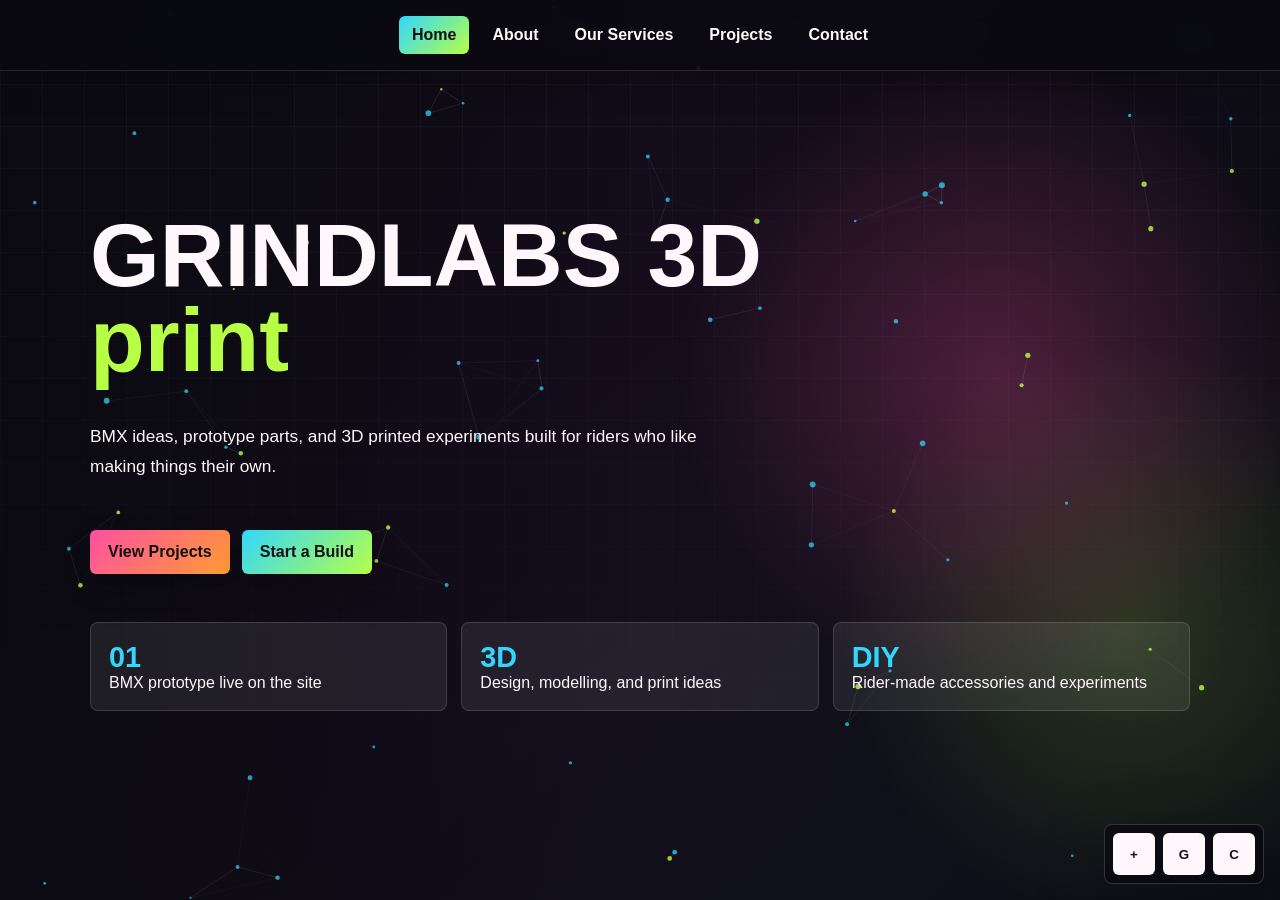
<file: index.html>
<!DOCTYPE html>
<html lang="en">
<head>
  <meta charset="UTF-8">
  <meta name="viewport" content="width=device-width, initial-scale=1.0">
  <title>Home</title>
  <link rel="stylesheet" href="style.css">
  <script src="script.js" defer></script>
</head>
<body class="home-page">
  <nav>
    <a class="active" href="index.html">Home</a>
    <a href="about.html">About</a>
    <a href="services.html">Our Services</a>
    <a href="projects.html">Projects</a>
    <a href="contact.html">Contact</a>
  </nav>

  <main class="hero">
    <h1>GRINDLABS 3D <span data-typewriter>print</span></h1>
    <p>BMX ideas, prototype parts, and 3D printed experiments built for riders who like making things their own.</p>
    <div class="hero-actions">
      <a class="button-link" href="projects.html">View Projects</a>
      <a class="button-link secondary" href="contact.html">Start a Build</a>
    </div>
    <section class="quick-stats" aria-label="GRINDLABS 3D highlights">
      <div class="stat">
        <strong>01</strong>
        BMX prototype live on the site
      </div>
      <div class="stat">
        <strong>3D</strong>
        Design, modelling, and print ideas
      </div>
      <div class="stat">
        <strong>DIY</strong>
        Rider-made accessories and experiments
      </div>
    </section>
  </main>
</body>
</html>
</file>
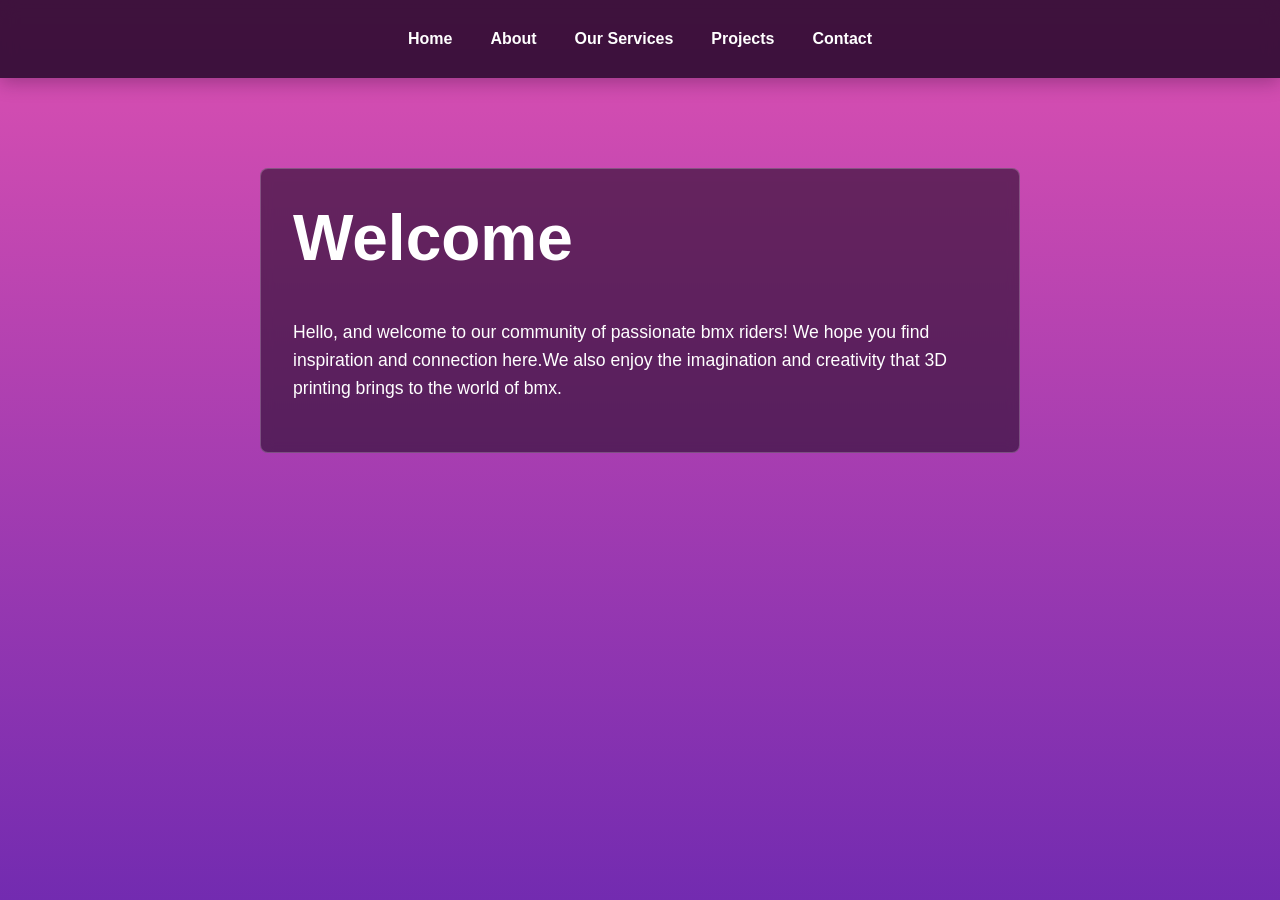
<file: GrindLab 3D/index.html>
<!DOCTYPE html>
<html lang="en">
<head>
  <meta charset="UTF-8">
  <meta name="viewport" content="width=device-width, initial-scale=1.0">
  <title>Home</title>
  <link rel="stylesheet" href="style.css">
</head>
<body class="home-page">
  <nav>
    <a href="home.html">Home</a>
    <a href="about.html">About</a>
    <a href="services.html">Our Services</a>
    <a href="projects.html">Projects</a>
    <a href="contact.html">Contact</a>
  </nav>

  <main class="page-content">
    <h1>Welcome</h1>
    <p>Hello, and welcome to our community of passionate bmx riders! We hope you find inspiration and connection here.We also enjoy the imagination and creativity that 3D printing brings to the world of bmx.</p>
  </main>
</body>
</html>
</file>
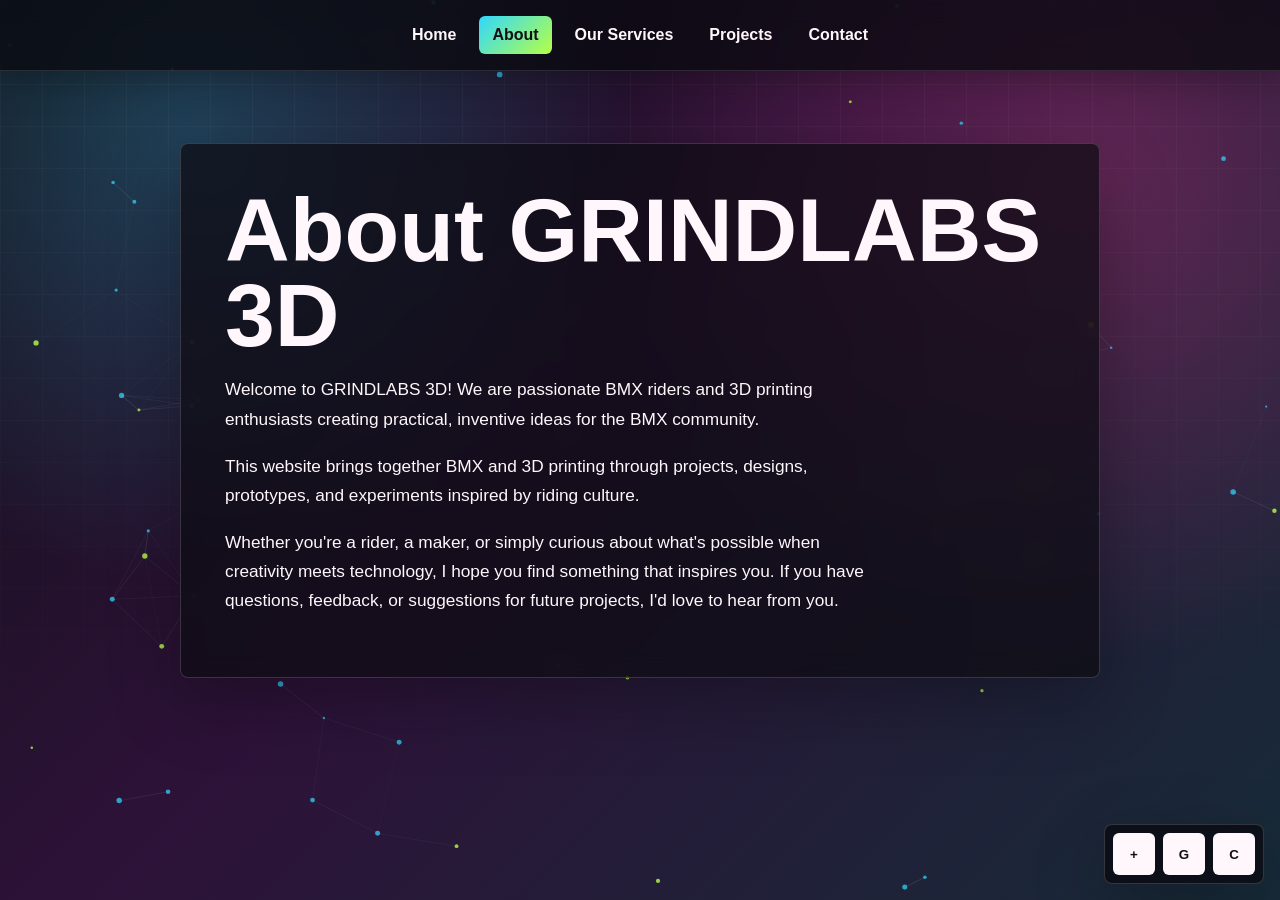
<file: about.html>
<!DOCTYPE html>
<html lang="en">
<head>
  <meta charset="UTF-8">
  <meta name="viewport" content="width=device-width, initial-scale=1.0">
  <title>About GRINDLABS 3D</title>
  <link rel="stylesheet" href="style.css">
  <script src="script.js" defer></script>
</head>
<body class="about-page">
  <nav>
    <a href="index.html">Home</a>
    <a class="active" href="about.html">About</a>
    <a href="services.html">Our Services</a>
    <a href="projects.html">Projects</a>
    <a href="contact.html">Contact</a>
  </nav>

  <main class="page-content">
    <h1>About GRINDLABS 3D</h1>
    <p>Welcome to GRINDLABS 3D! We are passionate BMX riders and 3D printing enthusiasts creating practical, inventive ideas for the BMX community.</p>
    <p>This website brings together BMX and 3D printing through projects, designs, prototypes, and experiments inspired by riding culture.</p>
    <p>Whether you're a rider, a maker, or simply curious about what's possible when creativity meets technology, I hope you find something that inspires you. If you have questions, feedback, or suggestions for future projects, I'd love to hear from you.</p>
  </main>
</body>
</html>
</file>
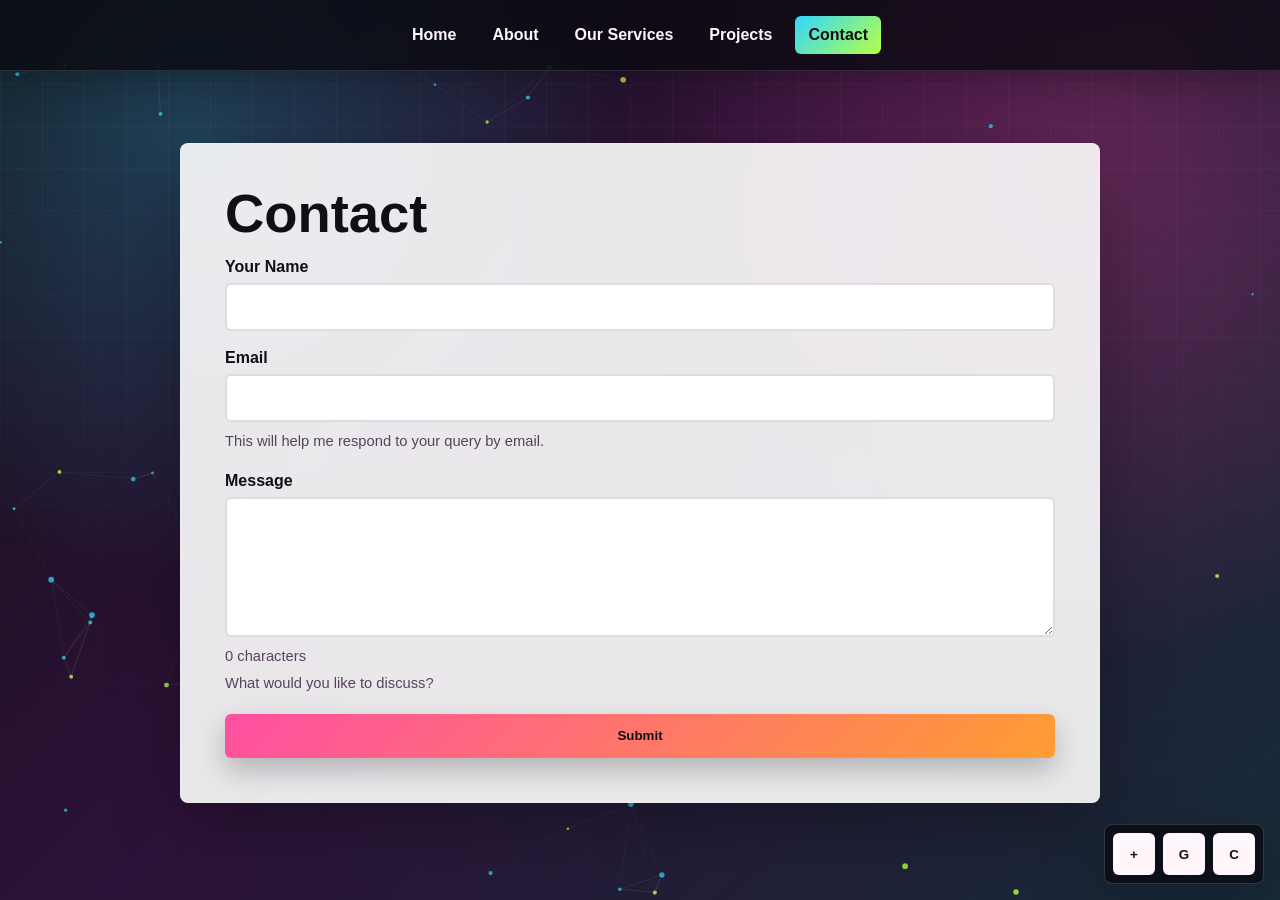
<file: contact.html>
<!DOCTYPE html>
<html lang="en">
<head>
  <meta charset="UTF-8">
  <meta name="viewport" content="width=device-width, initial-scale=1.0">
  <title>Contact</title>
  <link rel="stylesheet" href="style.css">
  <script src="script.js" defer></script>
</head>
<body class="contact-page">
  <nav>
    <a href="index.html">Home</a>
    <a href="about.html">About</a>
    <a href="services.html">Our Services</a>
    <a href="projects.html">Projects</a>
    <a class="active" href="contact.html">Contact</a>
  </nav>

  <form class="fs-form" action="https://formspree.io/f/mvzyneel" method="POST">
    <h1>Contact</h1>

    <div class="fs-field">
      <label class="fs-label" for="name">Your Name</label>
      <input class="fs-input" id="name" name="name" required>
    </div>

    <div class="fs-field">
      <label class="fs-label" for="email">Email</label>
      <input class="fs-input" id="email" name="email" type="email" required>
      <p class="fs-description">This will help me respond to your query by email.</p>
    </div>

    <div class="fs-field">
      <label class="fs-label" for="message">Message</label>
      <textarea class="fs-textarea" id="message" name="message" required></textarea>
      <p class="fs-description">What would you like to discuss?</p>
    </div>

    <button class="fs-button" type="submit">Submit</button>
  </form>
</body>
</html>
</file>
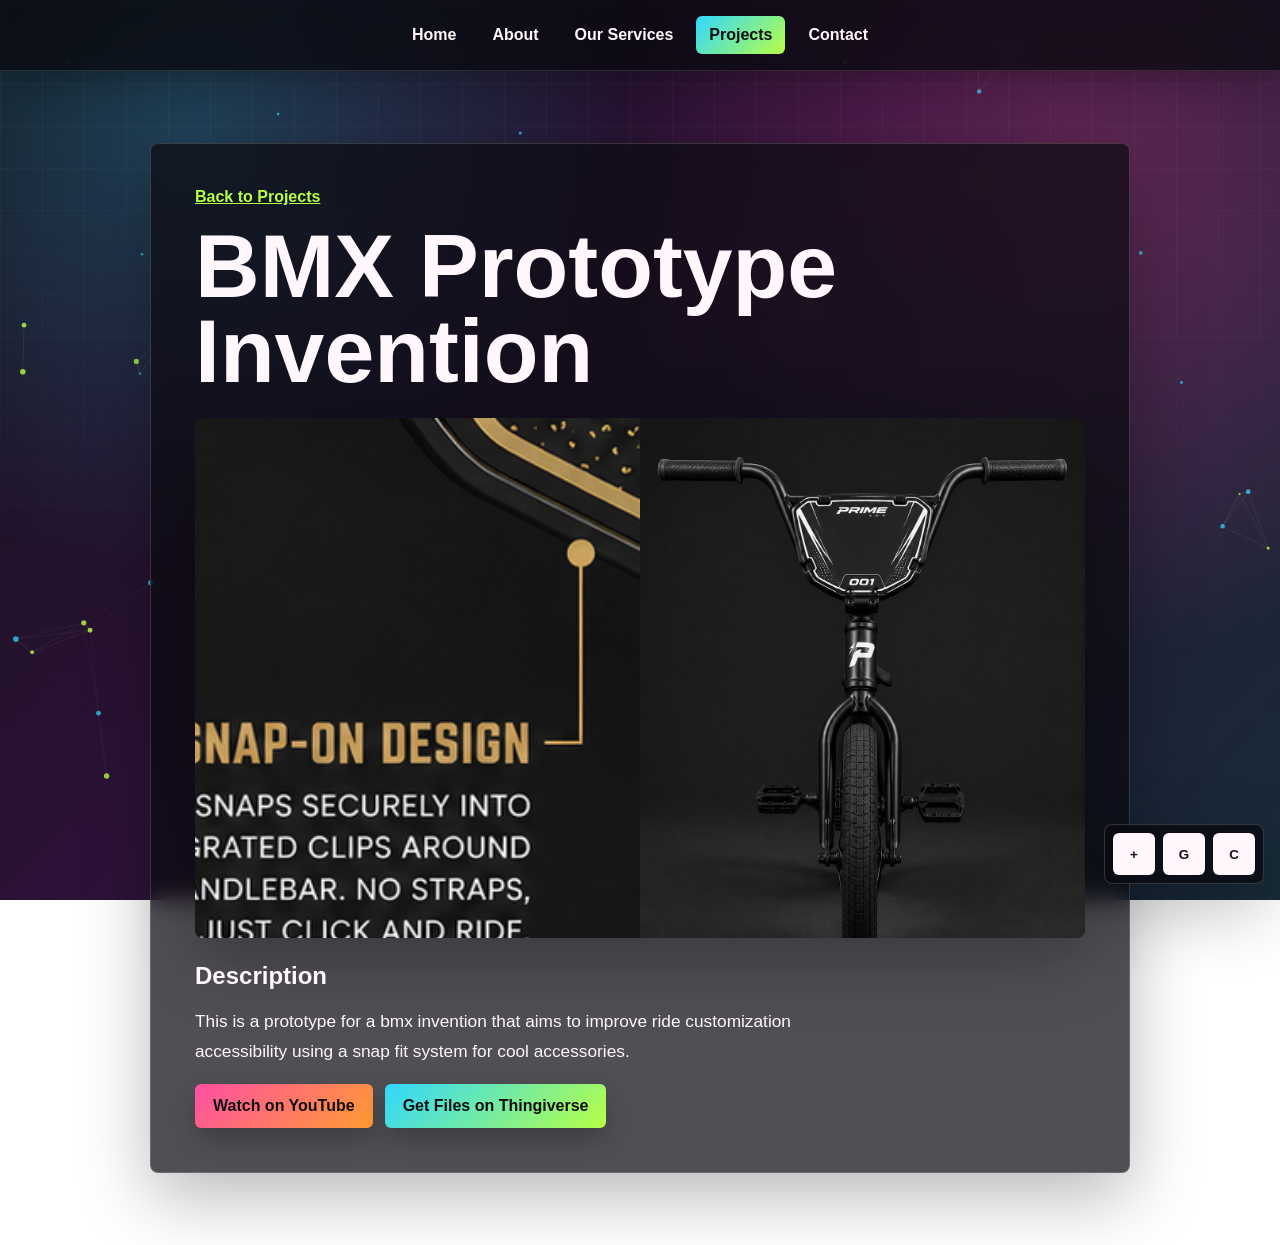
<file: project-example.html>
<!DOCTYPE html>
<html lang="en">
<head>
  <meta charset="UTF-8">
  <meta name="viewport" content="width=device-width, initial-scale=1.0">
  <title>BMX Prototype Invention</title>
  <link rel="stylesheet" href="style.css">
  <script src="script.js" defer></script>
</head>
<body class="projects-page">
  <nav>
    <a href="index.html">Home</a>
    <a href="about.html">About</a>
    <a href="services.html">Our Services</a>
    <a class="active" href="projects.html">Projects</a>
    <a href="contact.html">Contact</a>
  </nav>

  <main class="page-content project-detail">
    <a class="back-link" href="projects.html">Back to Projects</a>

    <h1>BMX Prototype Invention</h1>
    <div class="project-hero-split" aria-label="Prime BMX snap-on plate detail and front bike view">
      <img class="project-text-crop" src="prime-bmx-snap-on-text-crop.png" alt="Snap-on design text detail from the Prime BMX number plate">
      <img src="prime-bmx-bike-front.png" alt="Prime BMX bike front view">
    </div>

    <h2>Description</h2>
    <p>This is a prototype for a bmx invention that aims to improve ride customization accessibility using a snap fit system for cool accessories.</p>

    <div class="project-actions">
      <a class="button-link" href="https://www.youtube.com/channel/UCf1cBJjnuX2ZzkKlPb_XlIA" target="_blank" rel="noopener">Watch on YouTube</a>
      <a class="button-link secondary" href="https://www.thingiverse.com/zak5858/designs" target="_blank" rel="noopener">Get Files on Thingiverse</a>
    </div>
  </main>
</body>
</html>
</file>
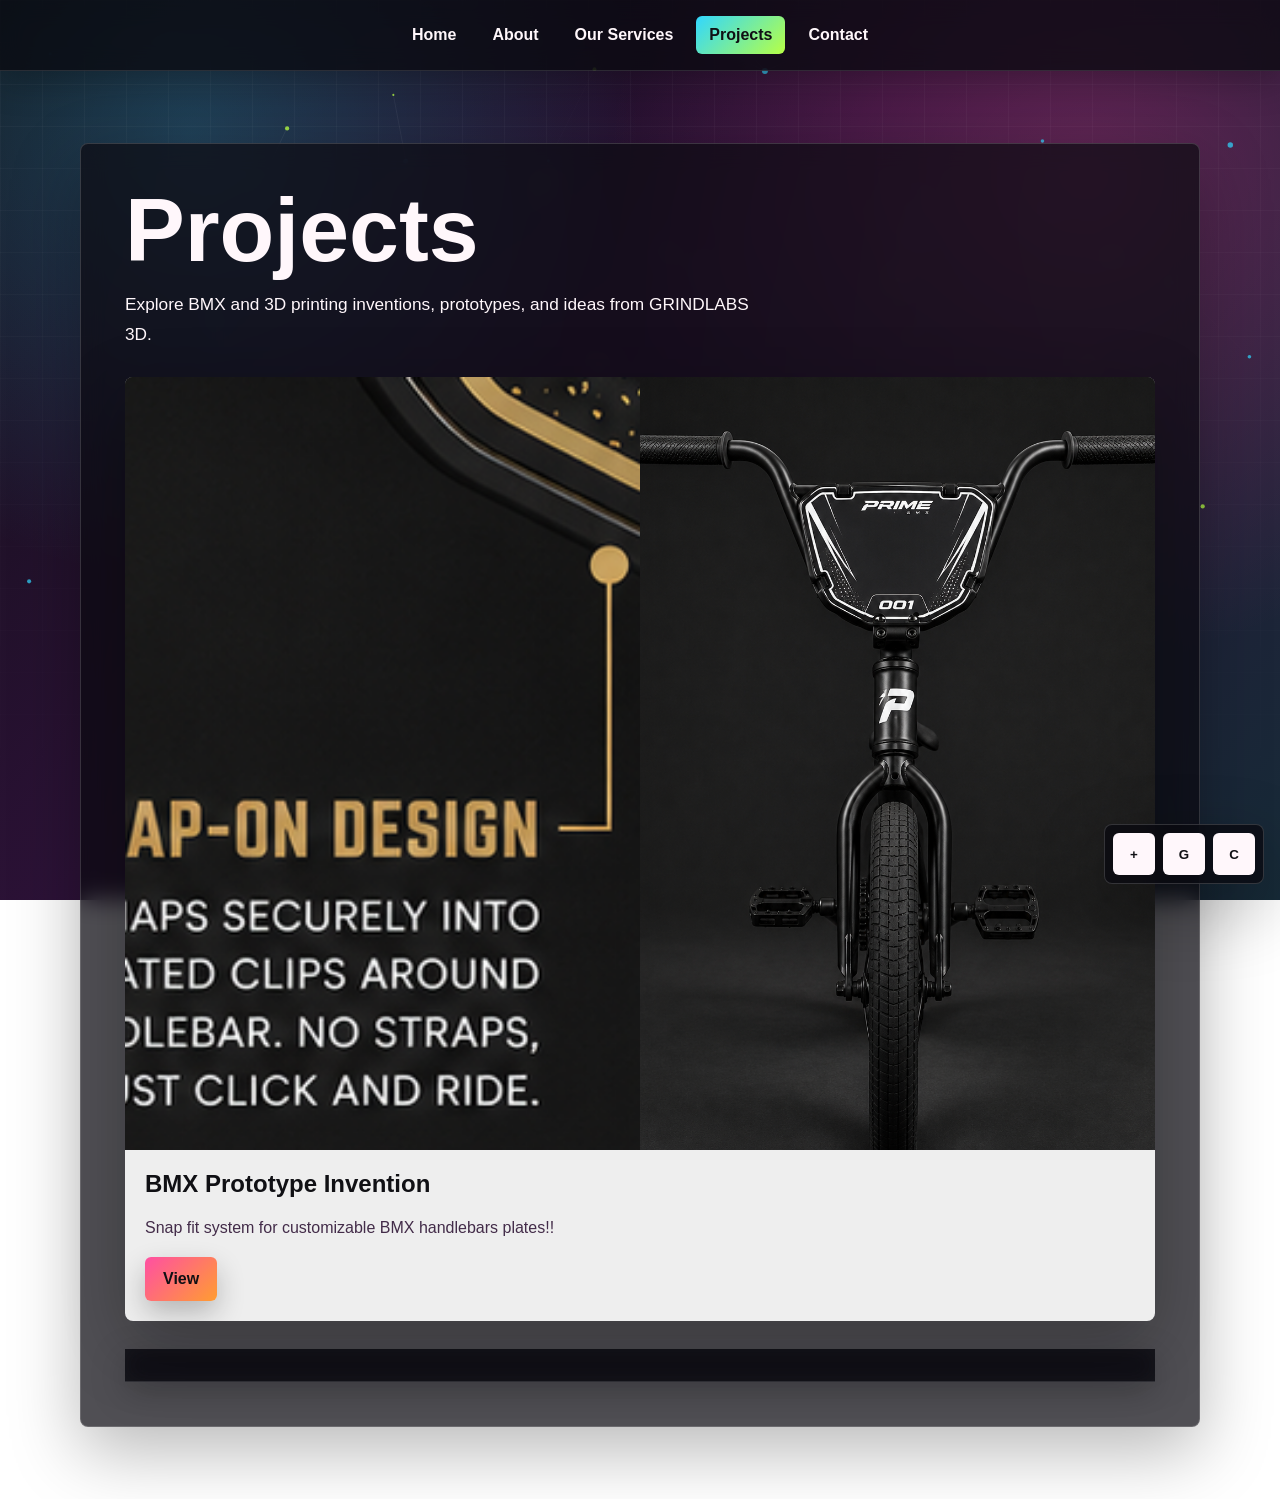
<file: projects.html>
<!DOCTYPE html>
<html lang="en">
<head>
  <meta charset="UTF-8">
  <meta name="viewport" content="width=device-width, initial-scale=1.0">
  <title>Projects</title>
  <link rel="stylesheet" href="style.css">
  <script src="script.js" defer></script>
</head>
<body class="projects-page">
  <nav>
    <a href="index.html">Home</a>
    <a href="about.html">About</a>
    <a href="services.html">Our Services</a>
    <a class="active" href="projects.html">Projects</a>
    <a href="contact.html">Contact</a>
  </nav>

  <main class="page-content projects-content">
    <h1>Projects</h1>
    <p>Explore BMX and 3D printing inventions, prototypes, and ideas from GRINDLABS 3D.</p>

    <section class="project-grid" aria-label="Project list">
      <!-- Duplicate this article to add another project card. Change the image, title, text, and View link. -->
      <article class="project-card">
        <div class="project-split-image" aria-label="Prime BMX number plate close-up and front bike view">
          <img class="project-text-crop" src="prime-bmx-snap-on-text-crop.png" alt="Snap-on design text detail from the Prime BMX number plate">
          <img src="prime-bmx-bike-front.png" alt="Prime BMX bike front view">
        </div>
        <div class="project-card-content">
          <h2>BMX Prototype Invention</h2>
          <p>Snap fit system for customizable BMX handlebars plates!!</p>
          <a class="button-link" href="project-example.html">View</a>
        </div>
      </article>
    </section>

    <nav class="pagination" aria-label="Projects pages"></nav>
  </main>

  <script>
    const cardsPerPage = 2;
    const cards = Array.from(document.querySelectorAll(".project-card"));
    const pagination = document.querySelector(".pagination");
    const pageCount = Math.ceil(cards.length / cardsPerPage);
    const params = new URLSearchParams(window.location.search);
    const requestedPage = Number(params.get("page")) || 1;
    const currentPage = Math.min(Math.max(requestedPage, 1), Math.max(pageCount, 1));

    function pageHref(page) {
      return `projects.html?page=${page}`;
    }

    function showPage(page) {
      const start = (page - 1) * cardsPerPage;
      const end = start + cardsPerPage;

      cards.forEach((card, index) => {
        card.hidden = index < start || index >= end;
      });
    }

    function renderPagination(page) {
      if (pageCount <= 1) {
        pagination.hidden = true;
        return;
      }

      const pages = Array.from({ length: pageCount }, (_, index) => index + 1);
      pagination.innerHTML = `
        <ul>
          <li><a href="${pageHref(Math.max(page - 1, 1))}">Back</a></li>
          ${pages.map((pageNumber) => `
            <li>
              <a class="${pageNumber === page ? "current-page" : ""}" href="${pageHref(pageNumber)}">${pageNumber}</a>
            </li>
          `).join("")}
          <li><a href="${pageHref(Math.min(page + 1, pageCount))}">Forward</a></li>
        </ul>
      `;
    }

    showPage(currentPage);
    renderPagination(currentPage);
  </script>
</body>
</html>
</file>
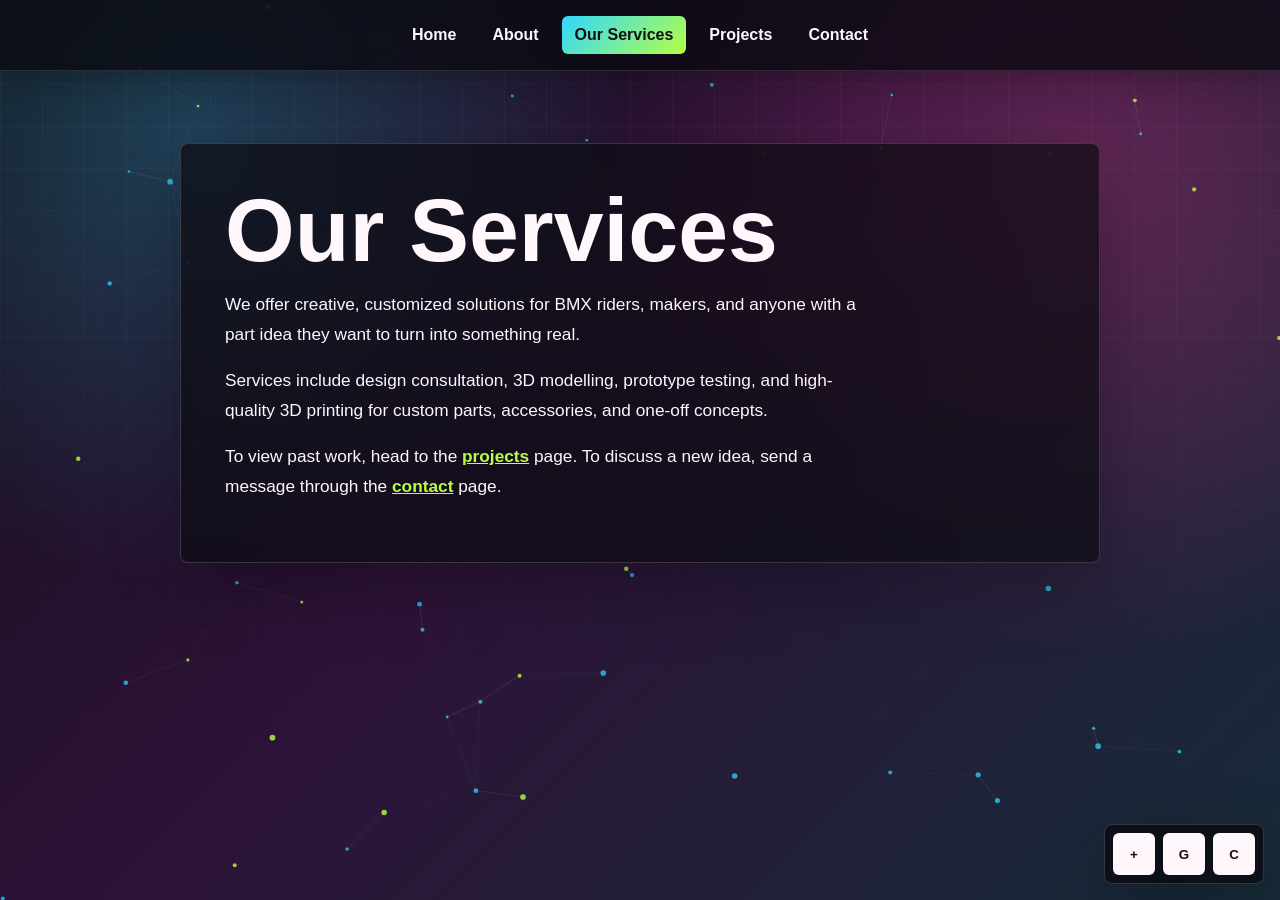
<file: services.html>
<!DOCTYPE html>
<html lang="en">
<head>
  <meta charset="UTF-8">
  <meta name="viewport" content="width=device-width, initial-scale=1.0">
  <title>Our Services</title>
  <link rel="stylesheet" href="style.css">
  <script src="script.js" defer></script>
</head>
<body class="services-page">
  <nav>
    <a href="index.html">Home</a>
    <a href="about.html">About</a>
    <a class="active" href="services.html">Our Services</a>
    <a href="projects.html">Projects</a>
    <a href="contact.html">Contact</a>
  </nav>

  <main class="page-content">
    <h1>Our Services</h1>
    <p>We offer creative, customized solutions for BMX riders, makers, and anyone with a part idea they want to turn into something real.</p>
    <p>Services include design consultation, 3D modelling, prototype testing, and high-quality 3D printing for custom parts, accessories, and one-off concepts.</p>
    <p>To view past work, head to the <a href="projects.html">projects</a> page. To discuss a new idea, send a message through the <a href="contact.html">contact</a> page.</p>
  </main>
</body>
</html>
</file>
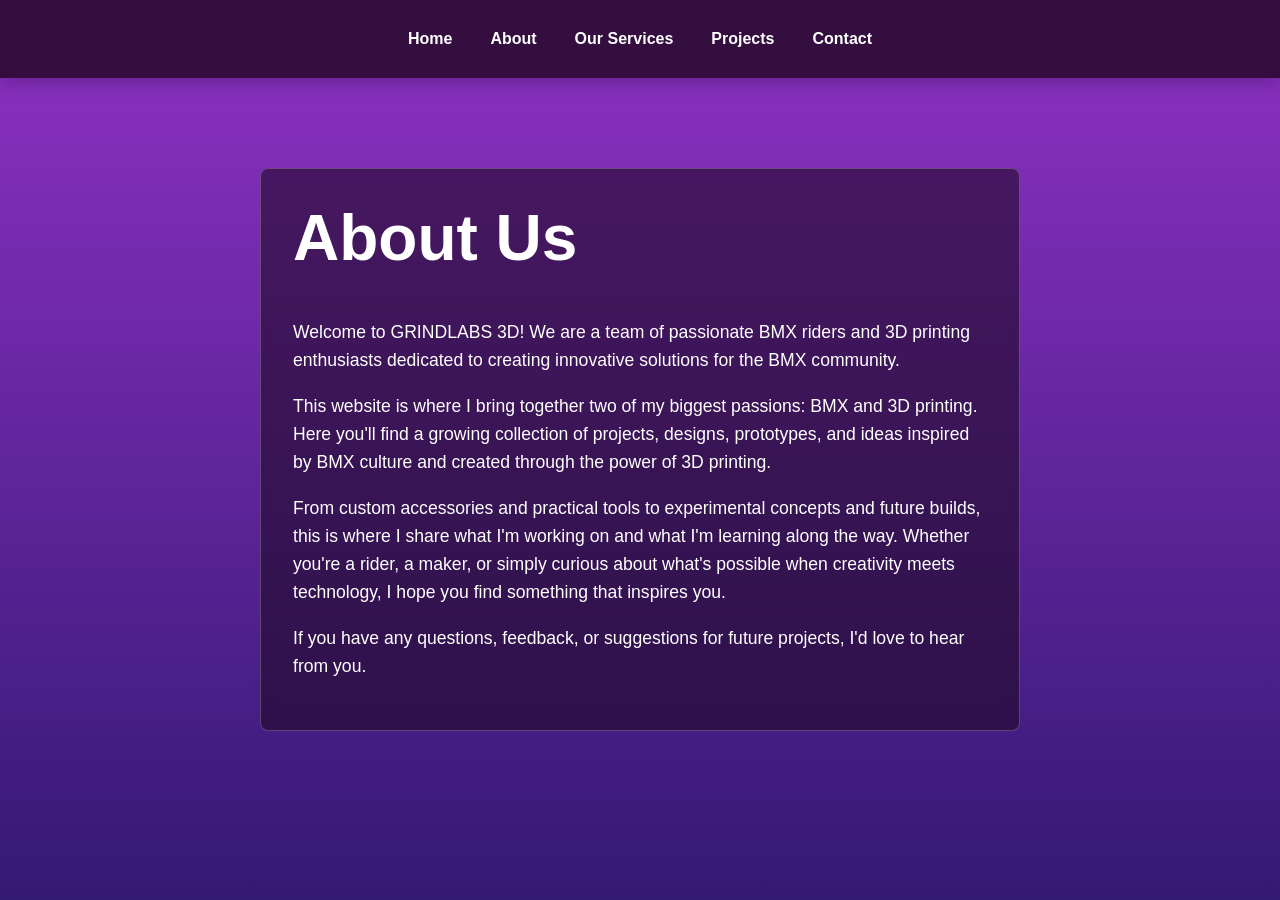
<file: GrindLab 3D/about.html>
<!DOCTYPE html>
<html lang="en">
<head>
  <meta charset="UTF-8">
  <meta name="viewport" content="width=device-width, initial-scale=1.0">
  <title>About</title>
  <link rel="stylesheet" href="style.css">
</head>
<body class="about-page">
  <nav>
    <a href="home.html">Home</a>
    <a href="about.html">About</a>
    <a href="services.html">Our Services</a>
    <a href="projects.html">Projects</a>
    <a href="contact.html">Contact</a>
  </nav>

  <main class="page-content">
    <h1>About Us</h1>
    <p>Welcome to GRINDLABS 3D! We are a team of passionate BMX riders and 3D printing enthusiasts dedicated to creating innovative solutions for the BMX community.</p>
    <p>This website is where I bring together two of my biggest passions: BMX and 3D printing. Here you'll find a growing collection of projects, designs, prototypes, and ideas inspired by BMX culture and created through the power of 3D printing.</p>
    <p>From custom accessories and practical tools to experimental concepts and future builds, this is where I share what I'm working on and what I'm learning along the way. Whether you're a rider, a maker, or simply curious about what's possible when creativity meets technology, I hope you find something that inspires you.</p>
    <p>If you have any questions, feedback, or suggestions for future projects, I'd love to hear from you.</p>
  </main>
</body>
</html>
</file>
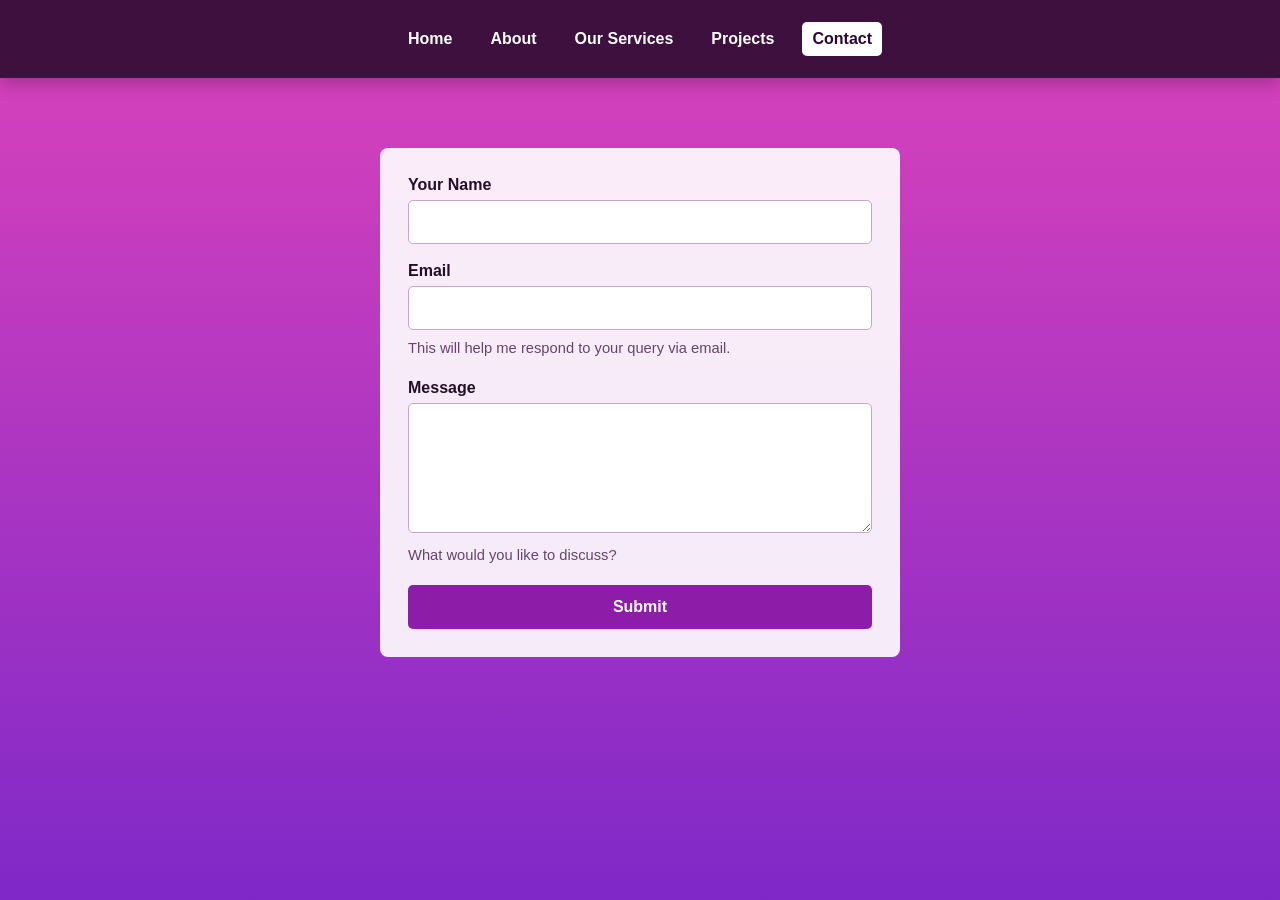
<file: GrindLab 3D/contact.html>
<!DOCTYPE html>
<html lang="en">
<head>
  <meta charset="UTF-8">
  <meta name="viewport" content="width=device-width, initial-scale=1.0">
  <title>Contact</title>
  <link rel="stylesheet" href="style.css">
</head>
<body class="contact-page">
  <nav class="site-nav">
    <a href="home.html">Home</a>
    <a href="about.html">About</a>
    <a href="services.html">Our Services</a>
    <a href="projects.html">Projects</a>
    <a class="active" href="contact.html">Contact</a>
  </nav>

  <form
    action="https://formspree.io/f/YOUR_FORM_ID"
    class="fs-form"
    target="_top"
    method="POST"
  >
    <div class="fs-field">
      <label class="fs-label" for="name">Your Name</label>
      <input class="fs-input" id="name" name="name" required>
    </div>

    <div class="fs-field">
      <label class="fs-label" for="email">Email</label>
      <input class="fs-input" id="email" name="email" type="email" required>
      <p class="fs-description">This will help me respond to your query via email.</p>
    </div>

    <div class="fs-field">
      <label class="fs-label" for="message">Message</label>
      <textarea class="fs-textarea" id="message" name="message" required></textarea>
      <p class="fs-description">What would you like to discuss?</p>
    </div>

    <div class="fs-button-group">
      <button class="fs-button" type="submit">Submit</button>
    </div>
  </form>
</body>
</html>
</file>
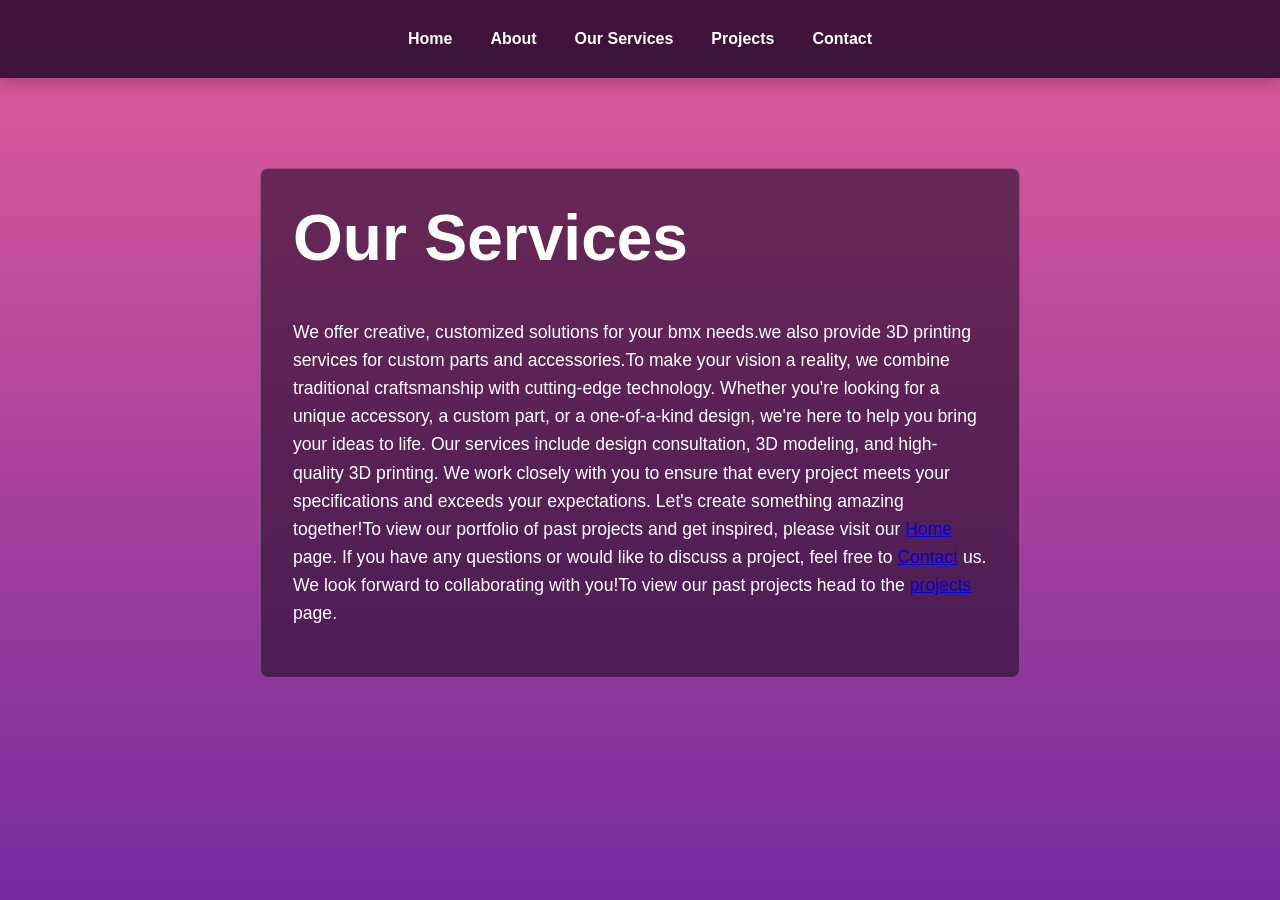
<file: GrindLab 3D/services.html>
<!DOCTYPE html>
<html lang="en">
<head>
  <meta charset="UTF-8">
  <meta name="viewport" content="width=device-width, initial-scale=1.0">
  <title>Our Services</title>
  <link rel="stylesheet" href="style.css">
</head>
<body class="services-page">
  <nav>
    <a href="home.html">Home</a>
    <a href="about.html">About</a>
    <a href="services.html">Our Services</a>
    <a href="projects.html">Projects</a>
    <a href="contact.html">Contact</a>
  </nav>

  <main class="page-content">
    <h1>Our Services</h1>
    <p>We offer creative, customized solutions for your bmx needs.we also provide 3D printing services for custom parts and accessories.To make your vision a reality, we combine traditional craftsmanship with cutting-edge technology.
Whether you're looking for a unique accessory, a custom part, or a one-of-a-kind design, we're here to help you bring your ideas to life. Our services include design consultation, 3D modeling, and high-quality 3D printing. We work closely with you to ensure that every project meets your specifications and exceeds your expectations. Let's create something amazing together!To view our portfolio of past projects and get inspired, please visit our <a href="home.html">Home</a> page. If you have any questions or would like to discuss a project, feel free to <a href="contact.html">Contact</a> us. We look forward to collaborating with you!To view our past projects head to the <a href="projects.html">projects</a> page. 
    </p>
    
  </main>
</body>
</html>
</file>
<file: style.css>
:root {
  --ink: #101014;
  --paper: #fff7fb;
  --panel: rgba(255, 255, 255, 0.9);
  --panel-dark: rgba(13, 12, 18, 0.72);
  --pink: #ff4fa3;
  --cyan: #31d7ff;
  --lime: #b7ff45;
  --orange: #ff9d31;
  --purple: #7e36ff;
  --shadow: 0 24px 70px rgba(0, 0, 0, 0.28);
}

* {
  box-sizing: border-box;
}

html {
  scroll-behavior: smooth;
}

body {
  margin: 0;
  min-height: 100vh;
  overflow-x: hidden;
  font-family: Arial, Helvetica, sans-serif;
  color: var(--paper);
  background:
    radial-gradient(circle at 15% 15%, rgba(49, 215, 255, 0.24), transparent 28rem),
    radial-gradient(circle at 85% 20%, rgba(255, 79, 163, 0.26), transparent 30rem),
    linear-gradient(135deg, #111017 0%, #2d1238 45%, #172b38 100%);
  background-attachment: fixed;
}

body::before {
  content: "";
  position: fixed;
  inset: 0;
  z-index: -2;
  background-image:
    linear-gradient(rgba(255, 255, 255, 0.045) 1px, transparent 1px),
    linear-gradient(90deg, rgba(255, 255, 255, 0.045) 1px, transparent 1px);
  background-size: 42px 42px;
  mask-image: linear-gradient(to bottom, rgba(0, 0, 0, 0.8), transparent);
}

.home-page {
  background:
    radial-gradient(circle at 78% 42%, rgba(255, 79, 163, 0.26), transparent 20rem),
    radial-gradient(circle at 88% 70%, rgba(183, 255, 69, 0.16), transparent 18rem),
    linear-gradient(90deg, rgba(10, 10, 16, 0.96), rgba(10, 10, 16, 0.7), rgba(10, 10, 16, 0.86)),
    linear-gradient(135deg, #111017 0%, #2d1238 45%, #172b38 100%);
  background-attachment: fixed;
}

.motion-canvas {
  position: fixed;
  inset: 0;
  z-index: -1;
  pointer-events: none;
}

nav {
  position: sticky;
  top: 0;
  z-index: 20;
  display: flex;
  flex-wrap: wrap;
  justify-content: center;
  gap: 10px;
  padding: 16px;
  border-bottom: 1px solid rgba(255, 255, 255, 0.12);
  background: rgba(10, 10, 16, 0.78);
  box-shadow: 0 10px 34px rgba(0, 0, 0, 0.26);
  backdrop-filter: blur(12px);
}

nav a {
  color: var(--paper);
  text-decoration: none;
  font-weight: 700;
  padding: 10px 13px;
  border-radius: 6px;
  transition: transform 180ms ease, background 180ms ease, color 180ms ease;
}

nav a:hover {
  color: var(--ink);
  background: var(--lime);
  transform: translateY(-2px);
}

nav a.active {
  color: var(--ink);
  background: linear-gradient(135deg, var(--cyan), var(--lime));
}

.page-content,
.fs-form {
  width: min(920px, calc(100% - 32px));
  margin: 72px auto;
  padding: clamp(24px, 5vw, 44px);
  border: 1px solid rgba(255, 255, 255, 0.16);
  border-radius: 8px;
  background: var(--panel-dark);
  box-shadow: var(--shadow);
  backdrop-filter: blur(12px);
}

.hero {
  width: min(1100px, calc(100% - 32px));
  min-height: calc(100vh - 86px);
  margin: 0 auto;
  display: grid;
  align-content: center;
  gap: 22px;
  padding: 64px 0 96px;
}

.hero h1,
h1 {
  margin: 0;
  font-size: clamp(2.4rem, 7vw, 6rem);
  line-height: 0.95;
  letter-spacing: 0;
}

.hero h1 span {
  display: block;
  color: var(--lime);
}

.hero p,
.page-content p,
.fs-description {
  max-width: 68ch;
  font-size: 1.08rem;
  line-height: 1.7;
}

.page-content a:not(.button-link) {
  color: var(--lime);
  font-weight: 700;
}

.hero-actions,
.project-actions {
  display: flex;
  flex-wrap: wrap;
  gap: 12px;
  margin-top: 10px;
}

.button-link,
.fs-button {
  display: inline-flex;
  align-items: center;
  justify-content: center;
  min-height: 44px;
  padding: 12px 18px;
  border: 0;
  border-radius: 6px;
  color: var(--ink);
  background: linear-gradient(135deg, var(--pink), var(--orange));
  font-weight: 800;
  text-decoration: none;
  cursor: pointer;
  box-shadow: 0 12px 28px rgba(0, 0, 0, 0.24);
  transition: transform 180ms ease, filter 180ms ease;
}

.button-link:hover,
.fs-button:hover {
  filter: brightness(1.08);
  transform: translateY(-2px);
}

.button-link.secondary {
  background: linear-gradient(135deg, var(--cyan), var(--lime));
}

.quick-stats {
  display: grid;
  grid-template-columns: repeat(auto-fit, minmax(160px, 1fr));
  gap: 14px;
  margin-top: 26px;
}

.stat {
  padding: 18px;
  border: 1px solid rgba(255, 255, 255, 0.14);
  border-radius: 8px;
  background: rgba(255, 255, 255, 0.08);
}

.stat strong {
  display: block;
  color: var(--cyan);
  font-size: 1.8rem;
}

.projects-content {
  width: min(1120px, calc(100% - 32px));
}

.project-grid {
  display: grid;
  grid-template-columns: repeat(auto-fit, minmax(250px, 1fr));
  gap: 22px;
  margin-top: 28px;
  perspective: 900px;
}

.project-card {
  overflow: hidden;
  color: var(--ink);
  background: var(--panel);
  border-radius: 8px;
  box-shadow: var(--shadow);
  transform-style: preserve-3d;
  transition: transform 160ms ease, box-shadow 160ms ease;
}

.project-card img,
.project-hero-split img,
.project-hero-image,
.image-fallback {
  display: block;
  width: 100%;
  object-fit: cover;
}

.project-card > img,
.project-split-image {
  aspect-ratio: 4 / 3;
}

.project-split-image,
.project-hero-split {
  display: grid;
  grid-template-columns: 1fr 1fr;
  overflow: hidden;
  background: #111;
}

.project-split-image img,
.project-hero-split img,
.image-fallback {
  height: 100%;
  min-width: 0;
}

.image-fallback {
  display: grid;
  place-items: center;
  min-height: 220px;
  padding: 18px;
  color: var(--paper);
  background:
    linear-gradient(135deg, rgba(255, 79, 163, 0.34), rgba(49, 215, 255, 0.2)),
    repeating-linear-gradient(45deg, rgba(255, 255, 255, 0.08) 0 10px, transparent 10px 20px),
    #12121a;
  font-weight: 800;
  text-align: center;
}

.project-text-crop {
  object-fit: contain;
  background: #111;
}

.project-card-content {
  padding: 20px;
}

.project-card h2,
.project-detail h2 {
  margin: 0 0 10px;
}

.project-card p {
  color: #432c49;
  font-size: 1rem;
}

.pagination {
  margin-top: 28px;
}

.pagination ul {
  display: flex;
  flex-wrap: wrap;
  justify-content: center;
  gap: 8px;
  margin: 0;
  padding: 0;
  list-style: none;
}

.pagination a {
  display: inline-flex;
  align-items: center;
  justify-content: center;
  min-width: 42px;
  min-height: 42px;
  padding: 10px 14px;
  color: white;
  background: rgba(255, 255, 255, 0.11);
  border: 1px solid rgba(255, 255, 255, 0.24);
  border-radius: 6px;
  text-decoration: none;
  font-weight: bold;
}

.pagination a:hover,
.pagination a.current-page {
  color: var(--ink);
  background: var(--lime);
}

.project-detail {
  width: min(980px, calc(100% - 32px));
}

.project-hero-split {
  min-height: 340px;
  max-height: 520px;
  margin: 24px 0;
  border-radius: 8px;
  box-shadow: var(--shadow);
}

.back-link {
  display: inline-block;
  margin-bottom: 18px;
  color: var(--lime);
  font-weight: bold;
}

.fs-form {
  color: var(--ink);
  background: var(--panel);
}

.fs-form h1 {
  margin-bottom: 18px;
  color: var(--ink);
  font-size: clamp(2rem, 5vw, 3.4rem);
}

.fs-field {
  margin-bottom: 18px;
}

.fs-label {
  display: block;
  margin-bottom: 7px;
  font-weight: 800;
}

.fs-input,
.fs-textarea {
  width: 100%;
  padding: 13px;
  border: 2px solid rgba(16, 16, 20, 0.14);
  border-radius: 6px;
  background: white;
  color: var(--ink);
  font-size: 16px;
}

.fs-input:focus,
.fs-textarea:focus {
  outline: 3px solid rgba(49, 215, 255, 0.36);
  border-color: var(--cyan);
}

.fs-textarea {
  min-height: 140px;
  resize: vertical;
}

.fs-description,
.char-count {
  margin: 7px 0 0;
  color: #56435d;
  font-size: 0.92rem;
}

.fs-button {
  width: 100%;
}

.reveal {
  opacity: 0;
  transform: translateY(22px);
}

.reveal.is-visible {
  opacity: 1;
  transform: translateY(0);
  transition: opacity 580ms ease, transform 580ms ease;
}

.lab-panel {
  position: fixed;
  right: 16px;
  bottom: 16px;
  z-index: 30;
  display: flex;
  gap: 8px;
  padding: 8px;
  border: 1px solid rgba(255, 255, 255, 0.16);
  border-radius: 8px;
  background: rgba(10, 10, 16, 0.78);
  box-shadow: var(--shadow);
  backdrop-filter: blur(12px);
}

.lab-panel button {
  min-width: 42px;
  min-height: 42px;
  border: 0;
  border-radius: 6px;
  color: var(--ink);
  background: var(--paper);
  font-weight: 900;
  cursor: pointer;
}

.lab-panel button:hover {
  background: var(--lime);
}

body.grid-off::before,
body.grid-off .motion-canvas {
  opacity: 0;
}

@media (max-width: 650px) {
  nav {
    justify-content: flex-start;
    overflow-x: auto;
  }

  .hero {
    min-height: auto;
    padding: 54px 0 70px;
  }

  .page-content,
  .fs-form {
    margin: 34px auto;
  }

  .project-hero-split {
    grid-template-columns: 1fr;
    max-height: none;
  }

}
</file>
<file: GrindLab 3D/style.css>
* {
  box-sizing: border-box;
}

body {
  margin: 0;
  min-height: 100vh;
  font-family: Arial, sans-serif;
  color: white;
  background-color: #8d1da8;
  background-size: cover;
  background-position: center;
  background-repeat: no-repeat;
}

nav {
  display: flex;
  flex-wrap: wrap;
  justify-content: center;
  gap: 18px;
  padding: 22px;
  position: sticky;
  top: 0;
  z-index: 10;
  background: rgba(40, 10, 45, 0.88);
  box-shadow: 0 4px 18px rgba(20, 0, 30, 0.3);
  backdrop-filter: blur(8px);
}

nav a {
  color: white;
  text-decoration: none;
  font-weight: bold;
  padding: 8px 10px;
  border-radius: 5px;
}

nav a:hover {
  color: #2b0833;
  background: #ffd6f5;
}

nav a.active {
  color: #2b0833;
  background: white;
}

.page-content {
  width: min(760px, calc(100% - 32px));
  margin: 90px auto;
  padding: 32px;
  background: rgba(30, 10, 35, 0.58);
  border: 1px solid rgba(255, 255, 255, 0.22);
  border-radius: 8px;
  backdrop-filter: blur(6px);
}

h1 {
  margin-top: 0;
  font-size: clamp(2rem, 5vw, 4rem);
}

p {
  font-size: 1.1rem;
  line-height: 1.6;
}

.home-page {
  background-color: #bc43b4;
  background-image:
    linear-gradient(rgba(245, 90, 175, 0.58), rgba(90, 35, 175, 0.75)),
    url("https://images.unsplash.com/photo-1507525428034-b723cf961d3e?auto=format&fit=crop&w=1600&q=80");
}

.about-page {
  background-color: #6f2bbd;
  background-image:
    linear-gradient(rgba(170, 55, 205, 0.55), rgba(35, 20, 95, 0.78)),
    url("https://images.unsplash.com/photo-1519046904884-53103b34b206?auto=format&fit=crop&w=1600&q=80");
}

.services-page {
  background-color: #c34498;
  background-image:
    linear-gradient(rgba(255, 112, 155, 0.55), rgba(92, 36, 160, 0.78)),
    url("https://images.unsplash.com/photo-1510414842594-a61c69b5ae57?auto=format&fit=crop&w=1600&q=80");
}

.contact-page {
  background-color: #9b2bc7;
  background-image:
    linear-gradient(rgba(255, 80, 180, 0.65), rgba(120, 40, 200, 0.8)),
    url("https://images.unsplash.com/photo-1507525428034-b723cf961d3e?auto=format&fit=crop&w=1600&q=80");
}

.projects-page {
  background-color: #bc43b4;
  background-image:
    linear-gradient(rgba(245, 90, 175, 0.58), rgba(90, 35, 175, 0.75)),
    url("https://images.unsplash.com/photo-1507525428034-b723cf961d3e?auto=format&fit=crop&w=1600&q=80");
}

.projects-content {
  width: min(1040px, calc(100% - 32px));
}

.project-grid {
  display: grid;
  grid-template-columns: repeat(auto-fit, minmax(230px, 1fr));
  gap: 22px;
  margin-top: 28px;
}

.project-card {
  overflow: hidden;
  color: #231028;
  background: rgba(255, 255, 255, 0.92);
  border-radius: 8px;
  box-shadow: 0 16px 34px rgba(20, 0, 30, 0.25);
}

.project-card img,
.project-hero-image {
  display: block;
  width: 100%;
  object-fit: cover;
}

.project-card img {
  aspect-ratio: 4 / 3;
}

.project-card-content {
  padding: 18px;
}

.project-card h2,
.project-detail h2 {
  margin: 0 0 10px;
}

.project-card p {
  color: #51305a;
  font-size: 1rem;
}

.button-link {
  display: inline-block;
  padding: 11px 16px;
  color: white;
  background: #8d1da8;
  border-radius: 5px;
  text-decoration: none;
  font-weight: bold;
}

.button-link:hover {
  background: #65117d;
}

.button-link.secondary {
  color: #2b0833;
  background: #ffd6f5;
}

.button-link.secondary:hover {
  background: white;
}

.project-detail {
  width: min(900px, calc(100% - 32px));
}

.project-hero-image {
  max-height: 460px;
  margin: 22px 0;
  border-radius: 8px;
}

.project-actions {
  display: flex;
  flex-wrap: wrap;
  gap: 12px;
  margin-top: 24px;
}

.back-link {
  display: inline-block;
  margin-bottom: 18px;
  color: #ffd6f5;
  font-weight: bold;
}

.fs-form {
  width: min(520px, calc(100% - 32px));
  margin: 70px auto;
  padding: 28px;
  color: #231028;
  background: rgba(255, 255, 255, 0.9);
  border-radius: 8px;
}

.fs-field {
  margin-bottom: 18px;
}

.fs-label {
  display: block;
  margin-bottom: 6px;
  font-weight: bold;
}

.fs-input,
.fs-textarea {
  width: 100%;
  padding: 12px;
  border: 1px solid #c7a5cf;
  border-radius: 5px;
  font-size: 16px;
}

.fs-textarea {
  min-height: 130px;
  resize: vertical;
}

.fs-description {
  margin: 7px 0 0;
  color: #65456d;
  font-size: 0.92rem;
}

.fs-button {
  width: 100%;
  padding: 13px 18px;
  color: white;
  background: #8d1da8;
  border: 0;
  border-radius: 5px;
  font-size: 16px;
  font-weight: bold;
  cursor: pointer;
}

.fs-button:hover {
  background: #65117d;
}
</file>
